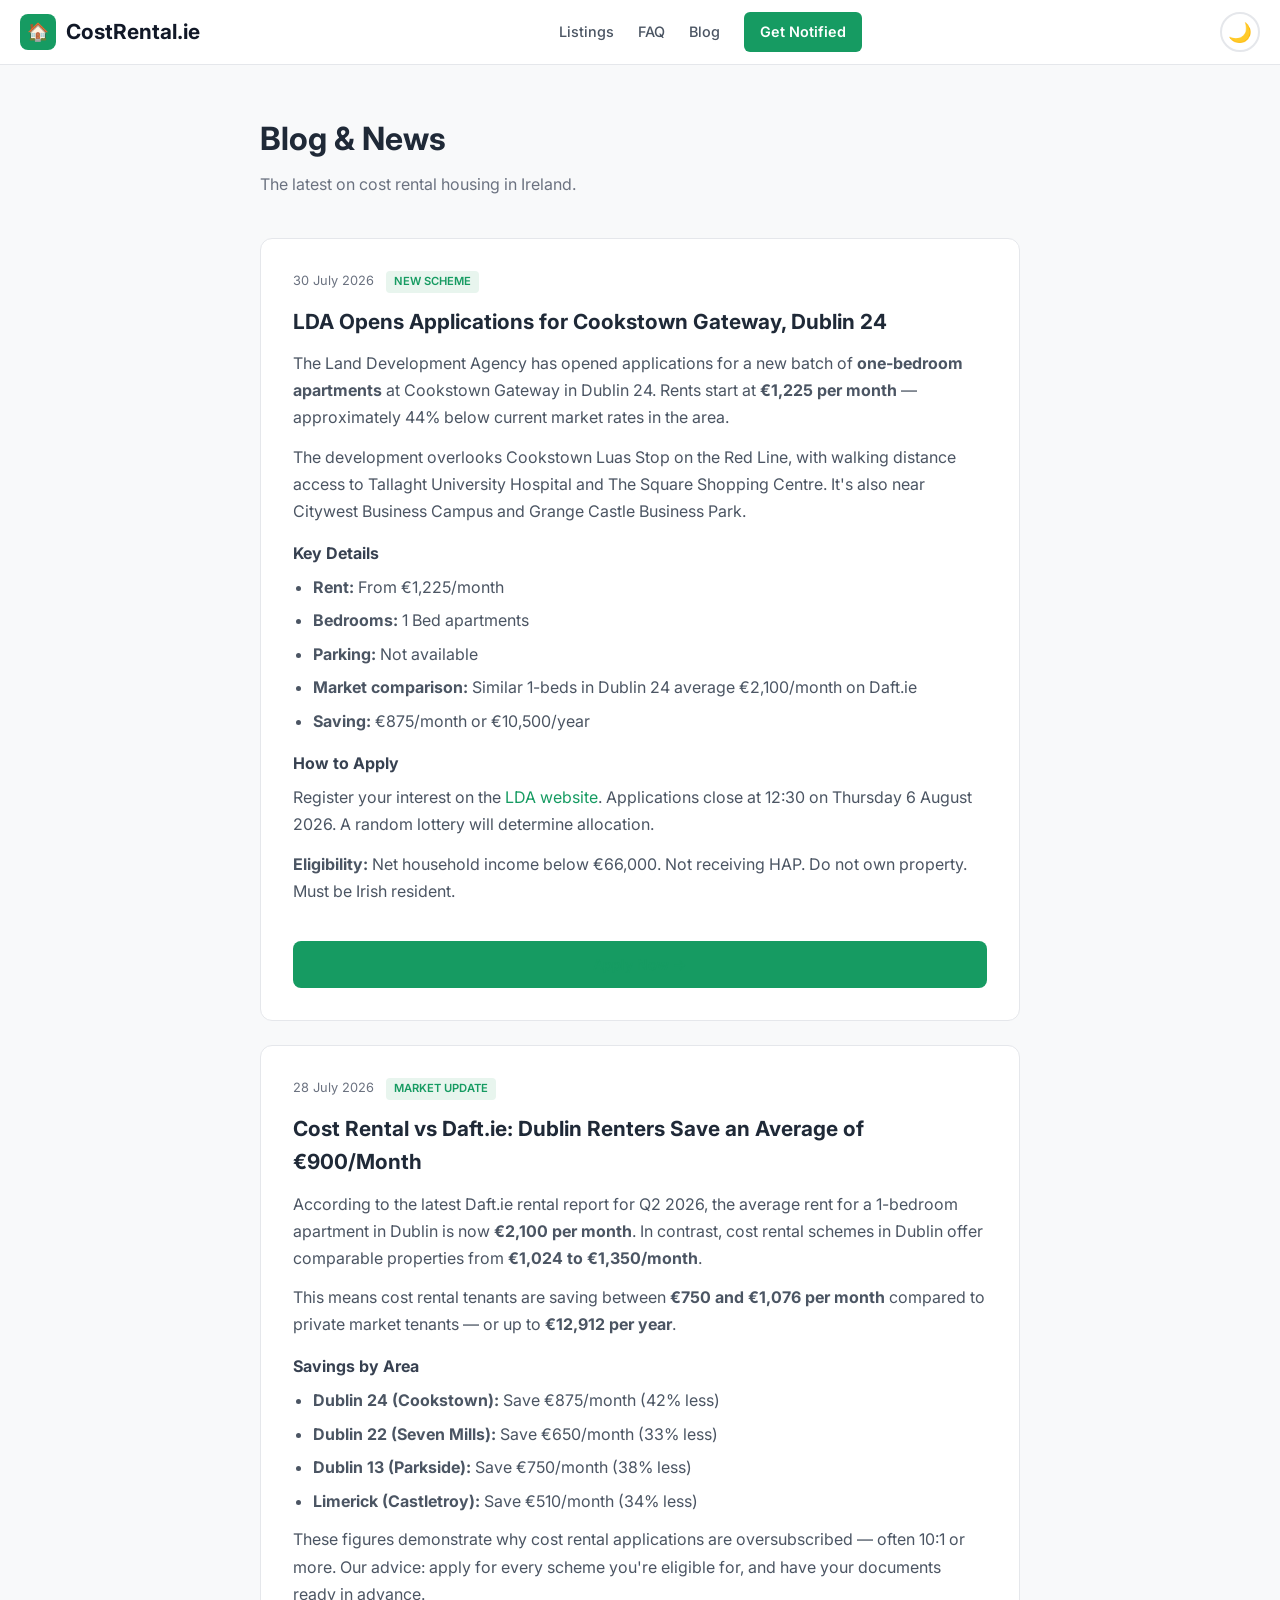
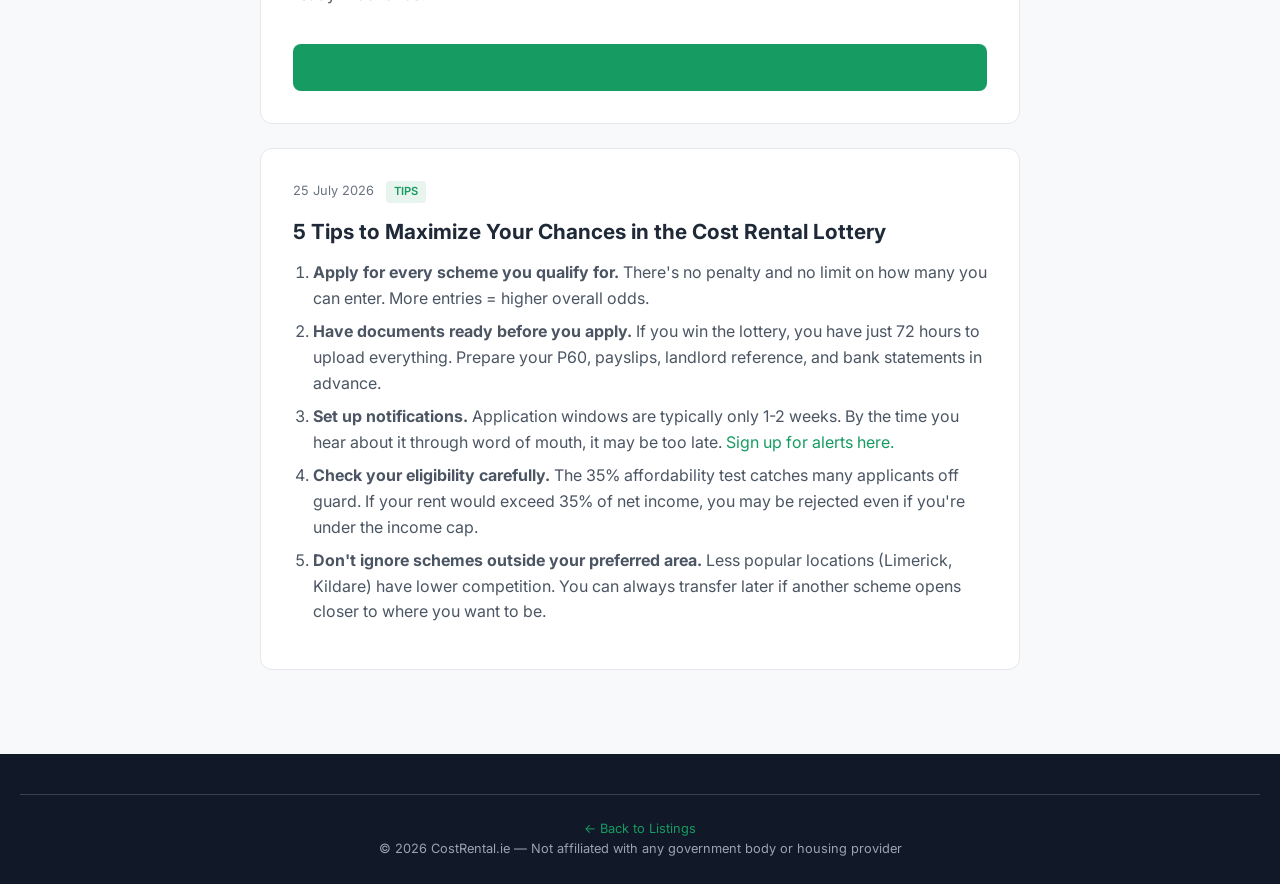
<file: pages/blog.html>
<!DOCTYPE html>
<html lang="en">
<head>
  <meta charset="UTF-8">
  <meta name="viewport" content="width=device-width, initial-scale=1.0">
  <script async src="https://pagead2.googlesyndication.com/pagead/js/adsbygoogle.js?client=ca-pub-9636330397610882" crossorigin="anonymous"></script>
  <title>Cost Rental Ireland Blog — News & Updates</title>
  <meta name="description" content="Latest news on cost rental housing in Ireland. New schemes, application tips, and market updates.">
  <link rel="preconnect" href="https://fonts.googleapis.com">
  <link href="https://fonts.googleapis.com/css2?family=Inter:wght@400;500;600;700;800&display=swap" rel="stylesheet">
  <link rel="stylesheet" href="../css/style.css">
  <!-- Google AdSense -->
  <script async src="https://pagead2.googlesyndication.com/pagead/js/adsbygoogle.js?client=ca-pub-9636330397610882" crossorigin="anonymous"></script>
  <meta name="theme-color" content="#169B62">
</head>
<body>
  <script>if (localStorage.getItem('theme') === 'dark') document.documentElement.setAttribute('data-theme', 'dark');</script>

  <header class="header">
    <div class="container">
      <a href="/" class="logo">
        <div class="logo-icon">🏠</div>
        CostRental.ie
      </a>
      <nav class="nav">
        <a href="/">Listings</a>
        <a href="/pages/faq.html">FAQ</a>
        <a href="/pages/blog.html" class="active">Blog</a>
        <a href="/#notify" class="nav-cta">Get Notified</a>
      </nav>
      <button class="dark-toggle" onclick="toggleDarkMode()" title="Toggle dark mode">🌙</button>
    </div>
  </header>

  <section class="section" style="padding-top: 48px;">
    <div class="container" style="max-width: 800px;">
      <h1 style="font-size: 2rem; margin-bottom: 8px;">Blog & News</h1>
      <p style="color: var(--gray-500); margin-bottom: 40px;">The latest on cost rental housing in Ireland.</p>

      <!-- Article 1 -->
      <article class="blog-article">
        <div class="blog-meta">
          <span class="blog-date">30 July 2026</span>
          <span class="blog-tag">New Scheme</span>
        </div>
        <h2>LDA Opens Applications for Cookstown Gateway, Dublin 24</h2>
        <p>The Land Development Agency has opened applications for a new batch of <strong>one-bedroom apartments</strong> at Cookstown Gateway in Dublin 24. Rents start at <strong>€1,225 per month</strong> — approximately 44% below current market rates in the area.</p>
        <p>The development overlooks Cookstown Luas Stop on the Red Line, with walking distance access to Tallaght University Hospital and The Square Shopping Centre. It's also near Citywest Business Campus and Grange Castle Business Park.</p>
        <h3>Key Details</h3>
        <ul>
          <li><strong>Rent:</strong> From €1,225/month</li>
          <li><strong>Bedrooms:</strong> 1 Bed apartments</li>
          <li><strong>Parking:</strong> Not available</li>
          <li><strong>Market comparison:</strong> Similar 1-beds in Dublin 24 average €2,100/month on Daft.ie</li>
          <li><strong>Saving:</strong> €875/month or €10,500/year</li>
        </ul>
        <h3>How to Apply</h3>
        <p>Register your interest on the <a href="https://lda.ie/affordable-homes/lda-cost-rental/cookstown-gateway-cookstown-dublin-24-5" target="_blank">LDA website</a>. Applications close at 12:30 on Thursday 6 August 2026. A random lottery will determine allocation.</p>
        <p><strong>Eligibility:</strong> Net household income below €66,000. Not receiving HAP. Do not own property. Must be Irish resident.</p>
        <div class="blog-cta">
          <a href="https://lda.ie/affordable-homes/lda-cost-rental/cookstown-gateway-cookstown-dublin-24-5" target="_blank" class="btn-primary">Apply Now →</a>
        </div>
      </article>

      <!-- Article 2 -->
      <article class="blog-article">
        <div class="blog-meta">
          <span class="blog-date">28 July 2026</span>
          <span class="blog-tag">Market Update</span>
        </div>
        <h2>Cost Rental vs Daft.ie: Dublin Renters Save an Average of €900/Month</h2>
        <p>According to the latest Daft.ie rental report for Q2 2026, the average rent for a 1-bedroom apartment in Dublin is now <strong>€2,100 per month</strong>. In contrast, cost rental schemes in Dublin offer comparable properties from <strong>€1,024 to €1,350/month</strong>.</p>
        <p>This means cost rental tenants are saving between <strong>€750 and €1,076 per month</strong> compared to private market tenants — or up to <strong>€12,912 per year</strong>.</p>
        <h3>Savings by Area</h3>
        <ul>
          <li><strong>Dublin 24 (Cookstown):</strong> Save €875/month (42% less)</li>
          <li><strong>Dublin 22 (Seven Mills):</strong> Save €650/month (33% less)</li>
          <li><strong>Dublin 13 (Parkside):</strong> Save €750/month (38% less)</li>
          <li><strong>Limerick (Castletroy):</strong> Save €510/month (34% less)</li>
        </ul>
        <p>These figures demonstrate why cost rental applications are oversubscribed — often 10:1 or more. Our advice: apply for every scheme you're eligible for, and have your documents ready in advance.</p>
        <div class="blog-cta">
          <a href="/" class="btn-primary">View All Listings →</a>
        </div>
      </article>

      <!-- Article 3 -->
      <article class="blog-article">
        <div class="blog-meta">
          <span class="blog-date">25 July 2026</span>
          <span class="blog-tag">Tips</span>
        </div>
        <h2>5 Tips to Maximize Your Chances in the Cost Rental Lottery</h2>
        <ol>
          <li><strong>Apply for every scheme you qualify for.</strong> There's no penalty and no limit on how many you can enter. More entries = higher overall odds.</li>
          <li><strong>Have documents ready before you apply.</strong> If you win the lottery, you have just 72 hours to upload everything. Prepare your P60, payslips, landlord reference, and bank statements in advance.</li>
          <li><strong>Set up notifications.</strong> Application windows are typically only 1-2 weeks. By the time you hear about it through word of mouth, it may be too late. <a href="/#notify">Sign up for alerts here.</a></li>
          <li><strong>Check your eligibility carefully.</strong> The 35% affordability test catches many applicants off guard. If your rent would exceed 35% of net income, you may be rejected even if you're under the income cap.</li>
          <li><strong>Don't ignore schemes outside your preferred area.</strong> Less popular locations (Limerick, Kildare) have lower competition. You can always transfer later if another scheme opens closer to where you want to be.</li>
        </ol>
      </article>
    </div>
  </section>

  <footer class="footer">
    <div class="container">
      <div class="footer-bottom">
        <p><a href="/">← Back to Listings</a></p>
        <p>© 2026 CostRental.ie — Not affiliated with any government body or housing provider</p>
      </div>
    </div>
  </footer>

  <script>
    function toggleDarkMode() {
      const html = document.documentElement;
      const next = html.getAttribute('data-theme') === 'dark' ? 'light' : 'dark';
      html.setAttribute('data-theme', next);
      localStorage.setItem('theme', next);
      document.querySelector('.dark-toggle').textContent = next === 'dark' ? '☀️' : '🌙';
    }
    if (localStorage.getItem('theme') === 'dark') document.querySelector('.dark-toggle').textContent = '☀️';
  </script>
</body>
</html>
</file>
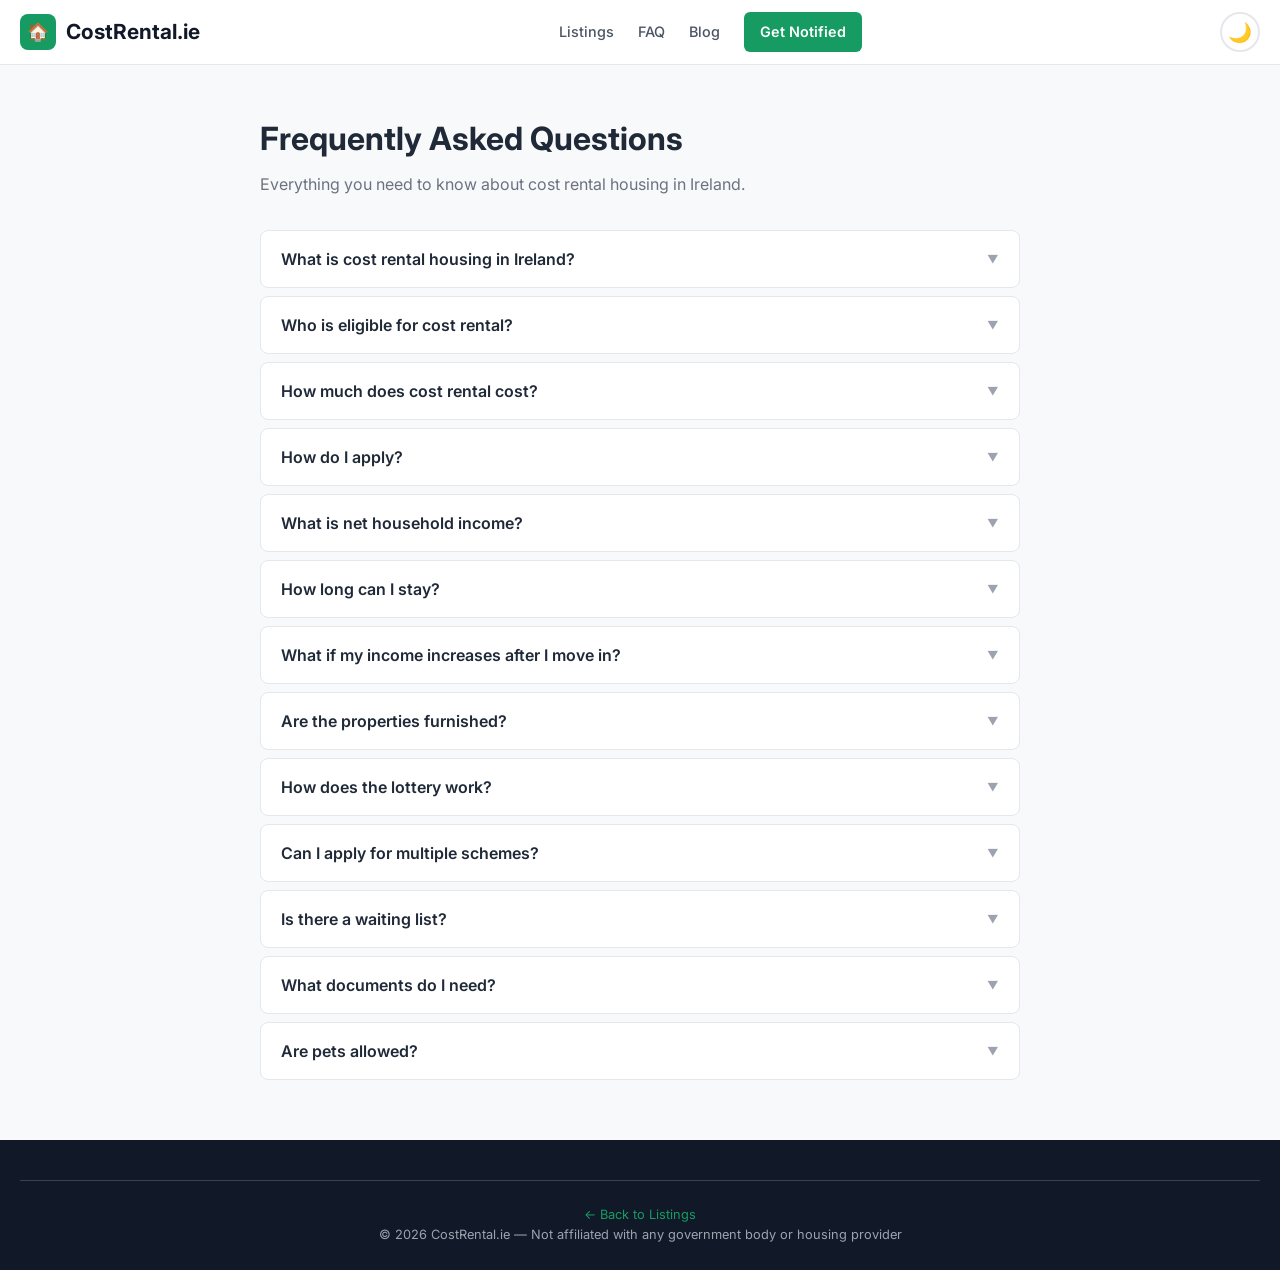
<file: pages/faq.html>
<!DOCTYPE html>
<html lang="en">
<head>
  <meta charset="UTF-8">
  <meta name="viewport" content="width=device-width, initial-scale=1.0">
  <script async src="https://pagead2.googlesyndication.com/pagead/js/adsbygoogle.js?client=ca-pub-9636330397610882" crossorigin="anonymous"></script>
  <title>Cost Rental Ireland FAQ — Frequently Asked Questions</title>
  <meta name="description" content="Common questions about cost rental housing in Ireland. Eligibility, income limits, application process, lottery system, and more.">
  <link rel="preconnect" href="https://fonts.googleapis.com">
  <link href="https://fonts.googleapis.com/css2?family=Inter:wght@400;500;600;700;800&display=swap" rel="stylesheet">
  <link rel="stylesheet" href="../css/style.css">
  <!-- Google AdSense -->
  <script async src="https://pagead2.googlesyndication.com/pagead/js/adsbygoogle.js?client=ca-pub-9636330397610882" crossorigin="anonymous"></script>
  <link rel="manifest" href="/manifest.json">
  <meta name="theme-color" content="#169B62">

  <!-- JSON-LD Structured Data for FAQ (Google Rich Snippets) -->
  <script type="application/ld+json">
  {
    "@context": "https://schema.org",
    "@type": "FAQPage",
    "mainEntity": [
      {
        "@type": "Question",
        "name": "What is cost rental housing in Ireland?",
        "acceptedAnswer": {
          "@type": "Answer",
          "text": "Cost rental is a new housing tenure created under the Affordable Housing Act 2021. Rent is based on the cost of building, managing, and maintaining the homes — not market rates. This means rents are typically 25-40% below private market rent. It offers long-term, secure tenancies on a not-for-profit basis."
        }
      },
      {
        "@type": "Question",
        "name": "Who is eligible for cost rental in Ireland?",
        "acceptedAnswer": {
          "@type": "Answer",
          "text": "To qualify you must: have net household income below €66,000 (Dublin) or €59,000 (elsewhere); not own a property; not receive social housing supports like HAP; be a permanent resident in Ireland; and be able to afford the rent (max 35% of net income). Your household size must match the property size."
        }
      },
      {
        "@type": "Question",
        "name": "How much does cost rental cost per month?",
        "acceptedAnswer": {
          "@type": "Answer",
          "text": "Cost rental prices vary by location and property type. In Dublin, expect €990-€1,500/month for 1-2 bed apartments. Outside Dublin, prices can be as low as €990/month. All rents must be at least 25% below comparable market rents in the area."
        }
      },
      {
        "@type": "Question",
        "name": "How do I apply for cost rental?",
        "acceptedAnswer": {
          "@type": "Answer",
          "text": "When a scheme is advertised, you register your interest online through the provider's website (LDA, Tuath, Respond, or Clúid). You enter your details and verify eligibility. If oversubscribed, a random lottery determines allocation. Successful applicants must provide documentation within 72 hours."
        }
      },
      {
        "@type": "Question",
        "name": "What is net household income and how is it calculated?",
        "acceptedAnswer": {
          "@type": "Answer",
          "text": "Net household income is the combined take-home pay of all household members aged 18+, after deducting income tax, USC, PRSI, and superannuation. It includes employment income, self-employment income, pensions, and social welfare payments. Child benefit, carer's allowance, and fuel allowance are excluded."
        }
      },
      {
        "@type": "Question",
        "name": "How long can I stay in a cost rental property?",
        "acceptedAnswer": {
          "@type": "Answer",
          "text": "After 6 months of continuous occupation, you have a tenancy of unlimited duration — meaning you can stay as long as you comply with your tenancy obligations and the property continues to meet your household needs. Cost rental is designed as a long-term housing solution."
        }
      },
      {
        "@type": "Question",
        "name": "What happens if my income increases after I move in?",
        "acceptedAnswer": {
          "@type": "Answer",
          "text": "Eligibility is assessed at point of entry only. If your income increases above the threshold after you've been allocated a property, you are still entitled to continue renting it. There is no ongoing income assessment."
        }
      },
      {
        "@type": "Question",
        "name": "Are cost rental properties furnished?",
        "acceptedAnswer": {
          "@type": "Answer",
          "text": "No, cost rental properties are unfurnished to keep rents low. However, they include white goods (fridge-freezer, dishwasher, oven and hob, microwave, washer-dryer), roller blinds, and laminate flooring throughout. You furnish according to your own taste."
        }
      },
      {
        "@type": "Question",
        "name": "How does the lottery system work?",
        "acceptedAnswer": {
          "@type": "Answer",
          "text": "When applications close, an independent external agency runs a random lottery of all eligible applicants. This creates a ranked list. Applicants are contacted from the top of the list. If you're selected, you have 72 hours to upload documentation. If you don't, the offer moves to the next person."
        }
      },
      {
        "@type": "Question",
        "name": "Can I apply for multiple cost rental schemes?",
        "acceptedAnswer": {
          "@type": "Answer",
          "text": "Yes, you can apply for multiple schemes simultaneously. However, if successful for more than one, you can only accept one offer. Only one application per household per unit type is permitted within the same scheme."
        }
      },
      {
        "@type": "Question",
        "name": "Is there a waiting list for cost rental?",
        "acceptedAnswer": {
          "@type": "Answer",
          "text": "No. Providers do not maintain waiting lists across schemes. You must apply fresh each time a new scheme is advertised. This is why monitoring sites like CostRental.ie are useful — so you never miss an application window."
        }
      },
      {
        "@type": "Question",
        "name": "What documents do I need to apply?",
        "acceptedAnswer": {
          "@type": "Answer",
          "text": "You typically need: proof of ID (passport or driving licence), proof of address (utility bill), proof of residency, proof of income (P60, payslips, or self-employment accounts), a landlord reference dated within 6 weeks, and 6 months of bank statements. Have these ready before applying."
        }
      },
      {
        "@type": "Question",
        "name": "Who provides cost rental housing in Ireland?",
        "acceptedAnswer": {
          "@type": "Answer",
          "text": "The main providers are: the Land Development Agency (LDA), Tuath Housing, Respond Housing, Clúid Housing, and various local authorities. The LDA is the state agency with the largest pipeline. All listings can be viewed on AffordableHomes.ie or aggregated on CostRental.ie."
        }
      },
      {
        "@type": "Question",
        "name": "Are pets allowed in cost rental properties?",
        "acceptedAnswer": {
          "@type": "Answer",
          "text": "Pet policies vary by scheme and provider. Some allow pets while others don't. The LDA does not permit restricted breeds of dogs in any of their cost rental schemes. Check the specific scheme page for pet policies."
        }
      }
    ]
  }
  </script>
</head>
<body>
  <script>if (localStorage.getItem('theme') === 'dark') document.documentElement.setAttribute('data-theme', 'dark');</script>

  <header class="header">
    <div class="container">
      <a href="/" class="logo">
        <div class="logo-icon">🏠</div>
        CostRental.ie
      </a>
      <nav class="nav">
        <a href="/">Listings</a>
        <a href="/pages/faq.html" class="active">FAQ</a>
        <a href="/pages/blog.html">Blog</a>
        <a href="/#notify" class="nav-cta">Get Notified</a>
      </nav>
      <button class="dark-toggle" onclick="toggleDarkMode()" title="Toggle dark mode">🌙</button>
    </div>
  </header>

  <section class="section" style="padding-top: 48px;">
    <div class="container" style="max-width: 800px;">
      <h1 style="font-size: 2rem; margin-bottom: 8px;">Frequently Asked Questions</h1>
      <p style="color: var(--gray-500); margin-bottom: 32px;">Everything you need to know about cost rental housing in Ireland.</p>

      <div class="faq-list" id="faq-list">
        <div class="faq-item">
          <button class="faq-question" onclick="this.parentElement.classList.toggle('open')">
            What is cost rental housing in Ireland?
            <span class="faq-arrow">▼</span>
          </button>
          <div class="faq-answer">
            <p>Cost rental is a new housing tenure created under the <strong>Affordable Housing Act 2021</strong>. Rent is based on the cost of building, managing, and maintaining the homes — not market rates. This means rents are typically <strong>25-40% below private market rent</strong>. It offers long-term, secure tenancies on a not-for-profit basis.</p>
          </div>
        </div>

        <div class="faq-item">
          <button class="faq-question" onclick="this.parentElement.classList.toggle('open')">
            Who is eligible for cost rental?
            <span class="faq-arrow">▼</span>
          </button>
          <div class="faq-answer">
            <ul>
              <li>Net household income below <strong>€66,000</strong> (Dublin) or <strong>€59,000</strong> (elsewhere)</li>
              <li>Do not own a property in Ireland or elsewhere</li>
              <li>Not receiving social housing supports (HAP, Rent Supplement)</li>
              <li>Permanent resident and tax domiciled in Ireland</li>
              <li>Household size matches property size</li>
              <li>Can afford rent (max 35% of net income)</li>
            </ul>
          </div>
        </div>

        <div class="faq-item">
          <button class="faq-question" onclick="this.parentElement.classList.toggle('open')">
            How much does cost rental cost?
            <span class="faq-arrow">▼</span>
          </button>
          <div class="faq-answer">
            <p>Prices vary by location and type:</p>
            <ul>
              <li><strong>Dublin 1-bed:</strong> €1,020 - €1,300/month</li>
              <li><strong>Dublin 2-bed:</strong> €1,300 - €1,600/month</li>
              <li><strong>Dublin 3-bed:</strong> €1,500 - €1,700/month</li>
              <li><strong>Limerick 1-bed:</strong> from €990/month</li>
              <li><strong>Kildare 1-bed:</strong> from €1,357/month</li>
            </ul>
            <p>All rents must be at least 25% below comparable market rates.</p>
          </div>
        </div>

        <div class="faq-item">
          <button class="faq-question" onclick="this.parentElement.classList.toggle('open')">
            How do I apply?
            <span class="faq-arrow">▼</span>
          </button>
          <div class="faq-answer">
            <ol>
              <li>Find an open scheme (check our <a href="/">listings page</a>)</li>
              <li>Register interest on the provider's website</li>
              <li>Enter your details and verify eligibility</li>
              <li>If oversubscribed, a random lottery determines allocation</li>
              <li>If selected, upload documents within 72 hours</li>
              <li>Complete verification and receive your offer</li>
            </ol>
          </div>
        </div>

        <div class="faq-item">
          <button class="faq-question" onclick="this.parentElement.classList.toggle('open')">
            What is net household income?
            <span class="faq-arrow">▼</span>
          </button>
          <div class="faq-answer">
            <p>Net income = gross income minus tax, USC, PRSI, and superannuation for all household members aged 18+.</p>
            <p><strong>Included:</strong> employment income, self-employment, pensions, social welfare payments, maintenance received.</p>
            <p><strong>Excluded:</strong> child benefit, carer's allowance, fuel allowance, foster care payments, scholarships.</p>
          </div>
        </div>

        <div class="faq-item">
          <button class="faq-question" onclick="this.parentElement.classList.toggle('open')">
            How long can I stay?
            <span class="faq-arrow">▼</span>
          </button>
          <div class="faq-answer">
            <p>After 6 months, you have a <strong>tenancy of unlimited duration</strong>. You can stay as long as you comply with your lease obligations. Cost rental is designed as a long-term home, not temporary accommodation.</p>
          </div>
        </div>

        <div class="faq-item">
          <button class="faq-question" onclick="this.parentElement.classList.toggle('open')">
            What if my income increases after I move in?
            <span class="faq-arrow">▼</span>
          </button>
          <div class="faq-answer">
            <p>Eligibility is assessed <strong>at point of entry only</strong>. If your income later exceeds the threshold, you can still stay. There is no ongoing income assessment.</p>
          </div>
        </div>

        <div class="faq-item">
          <button class="faq-question" onclick="this.parentElement.classList.toggle('open')">
            Are the properties furnished?
            <span class="faq-arrow">▼</span>
          </button>
          <div class="faq-answer">
            <p>No — but they include:</p>
            <ul>
              <li>White goods (fridge-freezer, dishwasher, oven, microwave, washer-dryer)</li>
              <li>Roller blinds (blackout in bedrooms)</li>
              <li>Laminate flooring throughout</li>
              <li>Tiled bathrooms</li>
            </ul>
            <p>You provide your own furniture.</p>
          </div>
        </div>

        <div class="faq-item">
          <button class="faq-question" onclick="this.parentElement.classList.toggle('open')">
            How does the lottery work?
            <span class="faq-arrow">▼</span>
          </button>
          <div class="faq-answer">
            <p>After applications close, an independent agency runs a <strong>random draw</strong> of all eligible applicants. A ranked list is created. You're contacted from the top. Selected applicants have <strong>72 hours</strong> to upload documents. If you miss the deadline, the offer goes to the next person.</p>
          </div>
        </div>

        <div class="faq-item">
          <button class="faq-question" onclick="this.parentElement.classList.toggle('open')">
            Can I apply for multiple schemes?
            <span class="faq-arrow">▼</span>
          </button>
          <div class="faq-answer">
            <p>Yes! Apply for as many as you like. If successful for more than one, you can only accept one offer. One application per household per unit type within the same scheme.</p>
          </div>
        </div>

        <div class="faq-item">
          <button class="faq-question" onclick="this.parentElement.classList.toggle('open')">
            Is there a waiting list?
            <span class="faq-arrow">▼</span>
          </button>
          <div class="faq-answer">
            <p><strong>No.</strong> Providers do not maintain waiting lists. You must apply fresh each time a new scheme opens. This is why you should <a href="/#notify">sign up for notifications</a> — so you never miss a window.</p>
          </div>
        </div>

        <div class="faq-item">
          <button class="faq-question" onclick="this.parentElement.classList.toggle('open')">
            What documents do I need?
            <span class="faq-arrow">▼</span>
          </button>
          <div class="faq-answer">
            <ul>
              <li>Proof of ID (passport or driving licence)</li>
              <li>Proof of address (utility bill, dated within 2 months)</li>
              <li>Proof of residency (P60, employer letter, tenancy agreement)</li>
              <li>Proof of income (3 months payslips + Employment Detail Summary)</li>
              <li>Landlord reference (dated within 6 weeks)</li>
              <li>6 months bank statements</li>
              <li>Cover letter explaining income calculation</li>
            </ul>
            <p><strong>Tip:</strong> Have these ready before you apply. You only get 72 hours after lottery selection.</p>
          </div>
        </div>

        <div class="faq-item">
          <button class="faq-question" onclick="this.parentElement.classList.toggle('open')">
            Are pets allowed?
            <span class="faq-arrow">▼</span>
          </button>
          <div class="faq-answer">
            <p>Varies by scheme. LDA does <strong>not</strong> permit restricted dog breeds. Check each scheme's specific rules.</p>
          </div>
        </div>
      </div>
    </div>
  </section>

  <footer class="footer">
    <div class="container">
      <div class="footer-bottom">
        <p><a href="/">← Back to Listings</a></p>
        <p>© 2026 CostRental.ie — Not affiliated with any government body or housing provider</p>
      </div>
    </div>
  </footer>

  <script>
    function toggleDarkMode() {
      const html = document.documentElement;
      const next = html.getAttribute('data-theme') === 'dark' ? 'light' : 'dark';
      html.setAttribute('data-theme', next);
      localStorage.setItem('theme', next);
      document.querySelector('.dark-toggle').textContent = next === 'dark' ? '☀️' : '🌙';
    }
    if (localStorage.getItem('theme') === 'dark') document.querySelector('.dark-toggle').textContent = '☀️';
  </script>
</body>
</html>
</file>
<file: css/style.css>
/* === RESET & VARIABLES === */
*, *::before, *::after { box-sizing: border-box; margin: 0; padding: 0; }

:root {
  --primary: #169B62;
  --primary-dark: #117a4e;
  --primary-light: #e8f5ee;
  --orange: #FF883E;
  --red: #E34234;
  --bg: #f8f9fa;
  --white: #ffffff;
  --gray-50: #f9fafb;
  --gray-100: #f3f4f6;
  --gray-200: #e5e7eb;
  --gray-300: #d1d5db;
  --gray-400: #9ca3af;
  --gray-500: #6b7280;
  --gray-600: #4b5563;
  --gray-700: #374151;
  --gray-800: #1f2937;
  --gray-900: #111827;
  --shadow-sm: 0 1px 2px rgba(0,0,0,0.05);
  --shadow: 0 4px 6px -1px rgba(0,0,0,0.1);
  --shadow-lg: 0 10px 25px -3px rgba(0,0,0,0.1);
  --radius: 12px;
  --radius-sm: 8px;
  --max-width: 1280px;
}

/* Dark Mode */
[data-theme="dark"] {
  --bg: #0f1419;
  --white: #1a2332;
  --gray-50: #1e2a3a;
  --gray-100: #243447;
  --gray-200: #2d3f54;
  --gray-300: #3d5068;
  --gray-400: #7a8fa6;
  --gray-500: #9bb0c7;
  --gray-600: #b8cde0;
  --gray-700: #d4e3f0;
  --gray-800: #e8f1f8;
  --gray-900: #f5f9fc;
  --primary-light: #0d3d2a;
  --shadow-sm: 0 1px 2px rgba(0,0,0,0.3);
  --shadow: 0 4px 6px -1px rgba(0,0,0,0.4);
  --shadow-lg: 0 10px 25px -3px rgba(0,0,0,0.5);
}

html { scroll-behavior: smooth; }
body {
  font-family: 'Inter', -apple-system, BlinkMacSystemFont, sans-serif;
  background: var(--bg);
  color: var(--gray-800);
  line-height: 1.6;
}
a { color: var(--primary); text-decoration: none; }
a:hover { color: var(--primary-dark); }
img { max-width: 100%; height: auto; display: block; }
button { cursor: pointer; font-family: inherit; }

/* === CONTAINER === */
.container { max-width: var(--max-width); margin: 0 auto; padding: 0 20px; }

/* === HEADER === */
.header {
  background: var(--white);
  border-bottom: 1px solid var(--gray-200);
  position: sticky;
  top: 0;
  z-index: 1000;
  padding: 12px 0;
}
.header .container {
  display: flex;
  align-items: center;
  justify-content: space-between;
}
.logo {
  display: flex;
  align-items: center;
  gap: 10px;
  font-size: 1.3rem;
  font-weight: 700;
  color: var(--gray-900);
}
.logo-icon {
  width: 36px;
  height: 36px;
  background: var(--primary);
  border-radius: 8px;
  display: flex;
  align-items: center;
  justify-content: center;
  color: white;
  font-size: 1.1rem;
}
.nav { display: flex; gap: 24px; align-items: center; }
.nav a {
  color: var(--gray-600);
  font-size: 0.9rem;
  font-weight: 500;
  transition: color 0.2s;
}
.nav a:hover { color: var(--primary); }
.nav-cta {
  background: var(--primary) !important;
  color: white !important;
  padding: 8px 16px;
  border-radius: 6px;
  font-weight: 600 !important;
}
.nav-cta:hover { background: var(--primary-dark) !important; }
.mobile-menu { display: none; background: none; border: none; font-size: 1.5rem; }

/* === HERO === */
.hero {
  background: linear-gradient(135deg, var(--primary) 0%, #0f7a4a 100%);
  color: white;
  padding: 80px 0 60px;
  text-align: center;
}
.hero h1 { font-size: 2.8rem; font-weight: 800; margin-bottom: 16px; }
.hero p { font-size: 1.2rem; opacity: 0.9; max-width: 600px; margin: 0 auto 32px; }
.hero-stats {
  display: flex;
  justify-content: center;
  gap: 40px;
  margin-top: 32px;
}
.hero-stat { text-align: center; }
.hero-stat-number { font-size: 2rem; font-weight: 700; }
.hero-stat-label { font-size: 0.85rem; opacity: 0.8; }

/* === FILTER BAR === */
.filter-bar {
  background: var(--white);
  border-bottom: 1px solid var(--gray-200);
  padding: 16px 0;
  position: sticky;
  top: 57px;
  z-index: 999;
  box-shadow: var(--shadow-sm);
}
.filter-bar .container {
  display: flex;
  gap: 12px;
  align-items: center;
  flex-wrap: wrap;
}
.filter-group { display: flex; align-items: center; gap: 8px; }
.filter-group label {
  font-size: 0.8rem;
  font-weight: 600;
  color: var(--gray-500);
  text-transform: uppercase;
  letter-spacing: 0.5px;
}
.filter-select {
  padding: 8px 32px 8px 12px;
  border: 1px solid var(--gray-300);
  border-radius: 6px;
  font-size: 0.9rem;
  color: var(--gray-700);
  background: white;
  appearance: none;
  background-image: url("data:image/svg+xml,%3Csvg xmlns='http://www.w3.org/2000/svg' width='12' height='12' viewBox='0 0 12 12'%3E%3Cpath fill='%236b7280' d='M6 8L1 3h10z'/%3E%3C/svg%3E");
  background-repeat: no-repeat;
  background-position: right 10px center;
  cursor: pointer;
}
.filter-select:focus { outline: none; border-color: var(--primary); }
.filter-count {
  margin-left: auto;
  font-size: 0.85rem;
  color: var(--gray-500);
}
.filter-count strong { color: var(--primary); }

/* === SECTION === */
.section { padding: 60px 0; }
.section-title {
  font-size: 1.8rem;
  font-weight: 700;
  margin-bottom: 8px;
  color: var(--gray-900);
}
.section-subtitle {
  color: var(--gray-500);
  margin-bottom: 32px;
  font-size: 1rem;
}

/* === LISTINGS GRID === */
.listings-grid {
  display: grid;
  grid-template-columns: repeat(auto-fill, minmax(340px, 1fr));
  gap: 24px;
}
.listing-card {
  background: var(--white);
  border-radius: var(--radius);
  overflow: hidden;
  box-shadow: var(--shadow-sm);
  transition: transform 0.2s, box-shadow 0.2s;
  border: 1px solid var(--gray-200);
  cursor: pointer;
  text-decoration: none;
  color: inherit;
  display: block;
}
.listing-card:hover {
  transform: translateY(-6px);
  box-shadow: 0 12px 40px rgba(0,0,0,0.15);
  border-color: var(--primary);
}
.listing-card:active {
  transform: translateY(-2px);
  box-shadow: 0 4px 12px rgba(0,0,0,0.1);
}
.listing-card.status-open {
  border: 2px solid var(--primary);
  box-shadow: 0 0 0 3px var(--primary-light);
  order: -2;
}

.listing-card.status-coming_soon {
  order: -1;
}

.listing-card.status-closed {
  order: 0;
}

.card-image.no-image {
  background: linear-gradient(135deg, #e8f5e9 0%, #c8e6c9 50%, #a5d6a7 100%);
  display: flex;
  align-items: center;
  justify-content: center;
  min-height: 180px;
}

.card-image.no-image::after {
  content: '🏠';
  font-size: 3rem;
  opacity: 0.5;
}
.card-image {
  position: relative;
  height: 200px;
  overflow: hidden;
}
.card-image img {
  width: 100%;
  height: 100%;
  object-fit: cover;
  transition: transform 0.3s;
}
.listing-card:hover .card-image img { transform: scale(1.08); }
.listing-card:hover .card-image::after {
  content: 'View Details →';
  position: absolute;
  bottom: 0;
  left: 0;
  right: 0;
  background: linear-gradient(transparent, rgba(0,0,0,0.7));
  color: white;
  padding: 20px 12px 10px;
  font-size: 0.8rem;
  font-weight: 600;
  text-align: center;
}
.card-image {
  position: relative;
  overflow: hidden;
}
.card-badge {
  position: absolute;
  top: 12px;
  left: 12px;
  padding: 4px 10px;
  border-radius: 20px;
  font-size: 0.75rem;
  font-weight: 600;
  text-transform: uppercase;
  letter-spacing: 0.5px;
}
.badge-open { background: var(--primary); color: white; }
.badge-coming_soon { background: var(--orange); color: white; }
.badge-closed { background: var(--gray-400); color: white; }
.card-body { padding: 16px 20px 20px; }
.card-provider {
  font-size: 0.75rem;
  color: var(--gray-500);
  text-transform: uppercase;
  letter-spacing: 0.5px;
  margin-bottom: 4px;
}
.card-name {
  font-size: 1.1rem;
  font-weight: 700;
  color: var(--gray-900);
  margin-bottom: 4px;
}
.card-location {
  font-size: 0.9rem;
  color: var(--gray-500);
  display: flex;
  align-items: center;
  gap: 4px;
  margin-bottom: 12px;
}
.card-details {
  display: flex;
  justify-content: space-between;
  align-items: center;
  padding-top: 12px;
  border-top: 1px solid var(--gray-100);
}
.card-rent {
  font-size: 1.2rem;
  font-weight: 700;
  color: var(--primary);
}
.card-rent span { font-size: 0.8rem; font-weight: 400; color: var(--gray-500); }
.card-beds {
  font-size: 0.85rem;
  color: var(--gray-600);
  background: var(--gray-100);
  padding: 4px 10px;
  border-radius: 20px;
}

/* === MAP SECTION === */
.map-section { background: var(--white); }
#map {
  height: 500px;
  border-radius: var(--radius);
  border: 1px solid var(--gray-200);
  z-index: 1;
}

/* === COMPARISON CHART === */
.comparison-section { background: var(--gray-50); }
.chart-grid {
  display: grid;
  grid-template-columns: repeat(auto-fit, minmax(250px, 1fr));
  gap: 24px;
  margin-top: 24px;
}
.chart-item {
  background: var(--white);
  padding: 24px;
  border-radius: var(--radius);
  box-shadow: var(--shadow-sm);
  border: 1px solid var(--gray-200);
}
.chart-item h4 {
  font-size: 0.9rem;
  color: var(--gray-600);
  margin-bottom: 16px;
}
.bar-container { display: flex; flex-direction: column; gap: 8px; }
.bar-row {
  display: flex;
  align-items: center;
  gap: 12px;
}
.bar-label {
  font-size: 0.75rem;
  color: var(--gray-500);
  width: 80px;
  flex-shrink: 0;
}
.bar-track {
  flex: 1;
  height: 28px;
  background: var(--gray-100);
  border-radius: 14px;
  overflow: hidden;
  position: relative;
}
.bar-fill {
  height: 100%;
  border-radius: 14px;
  display: flex;
  align-items: center;
  padding: 0 12px;
  font-size: 0.75rem;
  font-weight: 600;
  color: white;
  transition: width 1s ease;
}
.bar-fill.cost-rental { background: var(--primary); }
.bar-fill.market { background: var(--gray-400); }
.savings-badge {
  display: inline-block;
  background: var(--primary-light);
  color: var(--primary);
  padding: 4px 10px;
  border-radius: 20px;
  font-size: 0.8rem;
  font-weight: 600;
  margin-top: 12px;
}

/* === HOW IT WORKS === */
.how-it-works { background: var(--white); }
.steps-grid {
  display: grid;
  grid-template-columns: repeat(auto-fit, minmax(220px, 1fr));
  gap: 32px;
  margin-top: 32px;
}
.step {
  text-align: center;
  position: relative;
}
.step-icon {
  width: 64px;
  height: 64px;
  background: var(--primary-light);
  border-radius: 50%;
  display: flex;
  align-items: center;
  justify-content: center;
  margin: 0 auto 16px;
  font-size: 1.5rem;
}
.step-number {
  position: absolute;
  top: -4px;
  left: 50%;
  transform: translateX(16px);
  width: 24px;
  height: 24px;
  background: var(--primary);
  color: white;
  border-radius: 50%;
  font-size: 0.75rem;
  font-weight: 700;
  display: flex;
  align-items: center;
  justify-content: center;
}
.step h4 { font-size: 1rem; font-weight: 600; margin-bottom: 8px; color: var(--gray-800); }
.step p { font-size: 0.85rem; color: var(--gray-500); }

/* === ELIGIBILITY === */
.eligibility-section { background: var(--gray-50); }
.eligibility-grid {
  display: grid;
  grid-template-columns: 1fr 1fr;
  gap: 32px;
  margin-top: 24px;
}
.eligibility-card {
  background: var(--white);
  padding: 32px;
  border-radius: var(--radius);
  box-shadow: var(--shadow-sm);
  border: 1px solid var(--gray-200);
}
.eligibility-card h3 {
  font-size: 1.1rem;
  margin-bottom: 16px;
  color: var(--gray-800);
}
.eligibility-list { list-style: none; }
.eligibility-list li {
  padding: 10px 0;
  border-bottom: 1px solid var(--gray-100);
  font-size: 0.9rem;
  color: var(--gray-600);
  display: flex;
  align-items: flex-start;
  gap: 10px;
}
.eligibility-list li::before {
  content: '✓';
  color: var(--primary);
  font-weight: 700;
  flex-shrink: 0;
}
.income-highlight {
  background: var(--primary-light);
  padding: 20px;
  border-radius: var(--radius-sm);
  text-align: center;
}
.income-highlight .amount {
  font-size: 2rem;
  font-weight: 700;
  color: var(--primary);
}
.income-highlight .label {
  font-size: 0.85rem;
  color: var(--gray-500);
}

/* === PROVIDERS === */
.providers-section { background: var(--white); }
.providers-grid {
  display: grid;
  grid-template-columns: repeat(auto-fit, minmax(200px, 1fr));
  gap: 20px;
  margin-top: 24px;
}
.provider-card {
  background: var(--gray-50);
  padding: 24px;
  border-radius: var(--radius-sm);
  text-align: center;
  border: 1px solid var(--gray-200);
  transition: border-color 0.2s, box-shadow 0.2s;
  text-decoration: none;
  color: inherit;
  display: block;
}
.provider-card:hover {
  border-color: var(--primary);
  box-shadow: var(--shadow);
}
.provider-card .provider-icon {
  width: 48px;
  height: 48px;
  background: var(--primary-light);
  border-radius: 50%;
  display: flex;
  align-items: center;
  justify-content: center;
  margin: 0 auto 12px;
  font-size: 1.2rem;
  font-weight: 700;
  color: var(--primary);
}
.provider-card h4 { font-size: 0.9rem; font-weight: 600; color: var(--gray-800); margin-bottom: 4px; }
.provider-card p { font-size: 0.8rem; color: var(--gray-500); }

/* === NOTIFICATION SIGNUP === */
.notify-section {
  background: linear-gradient(135deg, var(--primary) 0%, #0f7a4a 100%);
  color: white;
  text-align: center;
}
.notify-section .section-title { color: white; }
.notify-section .section-subtitle { color: rgba(255,255,255,0.8); }
.notify-form {
  max-width: 500px;
  margin: 0 auto;
  display: flex;
  gap: 12px;
}
.notify-form input {
  flex: 1;
  padding: 14px 16px;
  border: none;
  border-radius: 8px;
  font-size: 1rem;
  outline: none;
}
.notify-form button {
  padding: 14px 24px;
  background: var(--gray-900);
  color: white;
  border: none;
  border-radius: 8px;
  font-weight: 600;
  font-size: 0.9rem;
  transition: background 0.2s;
}
.notify-form button:hover { background: var(--gray-700); }

/* === FOOTER === */
.footer {
  background: var(--gray-900);
  color: var(--gray-400);
  padding: 40px 0 24px;
}
.footer-grid {
  display: grid;
  grid-template-columns: 2fr 1fr 1fr;
  gap: 40px;
  margin-bottom: 32px;
}
.footer-brand h3 { color: white; margin-bottom: 8px; }
.footer-brand p { font-size: 0.85rem; line-height: 1.7; }
.footer-links h4 { color: white; font-size: 0.85rem; margin-bottom: 12px; text-transform: uppercase; letter-spacing: 0.5px; }
.footer-links a { display: block; color: var(--gray-400); font-size: 0.85rem; padding: 4px 0; }
.footer-links a:hover { color: white; }
.footer-bottom {
  border-top: 1px solid var(--gray-700);
  padding-top: 24px;
  font-size: 0.8rem;
  text-align: center;
}
.footer-disclaimer {
  margin-top: 12px;
  font-size: 0.75rem;
  color: var(--gray-500);
  max-width: 800px;
  margin-left: auto;
  margin-right: auto;
}

/* === LISTING DETAIL PAGE === */
.listing-hero {
  position: relative;
  height: 400px;
  overflow: hidden;
}
.listing-hero img {
  width: 100%;
  height: 100%;
  object-fit: cover;
}
.listing-hero-overlay {
  position: absolute;
  bottom: 0;
  left: 0;
  right: 0;
  padding: 40px;
  background: linear-gradient(transparent, rgba(0,0,0,0.7));
  color: white;
}
.listing-content { padding: 40px 0; }
.listing-grid {
  display: grid;
  grid-template-columns: 2fr 1fr;
  gap: 32px;
}
.listing-main h2 { font-size: 1.3rem; margin-bottom: 16px; color: var(--gray-800); }
.listing-main p { color: var(--gray-600); margin-bottom: 16px; line-height: 1.8; }
.listing-sidebar {
  position: sticky;
  top: 80px;
}
.sidebar-card {
  background: var(--white);
  border: 1px solid var(--gray-200);
  border-radius: var(--radius);
  padding: 24px;
  box-shadow: var(--shadow-sm);
  margin-bottom: 20px;
}
.sidebar-card h3 { font-size: 1rem; margin-bottom: 12px; }
.sidebar-rent {
  font-size: 2rem;
  font-weight: 700;
  color: var(--primary);
}
.sidebar-rent span { font-size: 0.9rem; color: var(--gray-500); font-weight: 400; }
.btn-primary {
  display: block;
  width: 100%;
  padding: 14px;
  background: var(--primary);
  color: white;
  border: none;
  border-radius: 8px;
  font-size: 1rem;
  font-weight: 600;
  text-align: center;
  margin-top: 16px;
  transition: background 0.2s;
}
.btn-primary:hover { background: var(--primary-dark); color: white; }
.amenity-tags { display: flex; flex-wrap: wrap; gap: 8px; margin-top: 12px; }
.amenity-tag {
  background: var(--gray-100);
  padding: 6px 12px;
  border-radius: 20px;
  font-size: 0.8rem;
  color: var(--gray-600);
}
.gallery-grid {
  display: grid;
  grid-template-columns: repeat(3, 1fr);
  gap: 8px;
  margin: 16px 0;
}
.gallery-grid img {
  width: 100%;
  height: 150px;
  object-fit: cover;
  border-radius: var(--radius-sm);
  cursor: pointer;
  transition: opacity 0.2s;
}
.gallery-grid img:hover { opacity: 0.8; }
#listing-map { height: 300px; border-radius: var(--radius-sm); margin-top: 16px; }

/* === RESPONSIVE === */
@media (max-width: 768px) {
  .hero h1 { font-size: 1.8rem; }
  .hero-stats { gap: 20px; }
  .nav { display: none; }
  .mobile-menu { display: block; }
  .filter-bar .container { flex-direction: column; align-items: stretch; }
  .filter-group { width: 100%; }
  .filter-select { width: 100%; }
  .filter-count { margin-left: 0; margin-top: 8px; }
  .listings-grid { grid-template-columns: 1fr; }
  .eligibility-grid { grid-template-columns: 1fr; }
  .steps-grid { grid-template-columns: 1fr 1fr; }
  .footer-grid { grid-template-columns: 1fr; }
  .listing-grid { grid-template-columns: 1fr; }
  .listing-hero { height: 250px; }
  .notify-form { flex-direction: column; }
  .chart-grid { grid-template-columns: 1fr; }
}
@media (max-width: 480px) {
  .hero { padding: 40px 0 30px; }
  .hero h1 { font-size: 1.5rem; }
  .section { padding: 40px 0; }
  .steps-grid { grid-template-columns: 1fr; }
}

/* === COUNTDOWN TIMER === */
.card-countdown {
  background: #ecfdf5;
  border: 1px solid #a7f3d0;
  color: #065f46;
  padding: 6px 12px;
  border-radius: 6px;
  font-size: 0.8rem;
  margin-bottom: 12px;
  text-align: center;
}

.card-countdown.soon {
  background: #fffbeb;
  border-color: #fde68a;
  color: #92400e;
}

.card-countdown.urgent {
  background: #fef2f2;
  border-color: #fecaca;
  color: #991b1b;
  animation: pulse-urgency 1.5s ease-in-out infinite;
}

.card-countdown.expired {
  background: #f3f4f6;
  border-color: #d1d5db;
  color: #6b7280;
}

@keyframes pulse-urgency {
  0%, 100% { transform: scale(1); }
  50% { transform: scale(1.02); }
}

/* === SAVE & SHARE BUTTONS === */
.listing-card {
  position: relative;
}

.card-link {
  display: block;
  text-decoration: none;
  color: inherit;
}

.card-actions {
  position: absolute;
  top: 12px;
  right: 12px;
  display: flex;
  gap: 6px;
  z-index: 10;
}

.btn-save, .btn-share {
  width: 36px;
  height: 36px;
  border-radius: 50%;
  border: none;
  background: rgba(255, 255, 255, 0.9);
  backdrop-filter: blur(4px);
  cursor: pointer;
  font-size: 1rem;
  display: flex;
  align-items: center;
  justify-content: center;
  box-shadow: 0 2px 8px rgba(0,0,0,0.15);
  transition: transform 0.2s, background 0.2s;
}

.btn-save:hover, .btn-share:hover {
  transform: scale(1.15);
  background: white;
}

.btn-save.saved {
  background: #fef2f2;
}

/* === SAVINGS BADGE === */
.card-savings {
  background: linear-gradient(135deg, #ecfdf5 0%, #d1fae5 100%);
  color: #065f46;
  padding: 4px 10px;
  border-radius: 4px;
  font-size: 0.75rem;
  font-weight: 600;
  margin-top: 8px;
  text-align: center;
}


/* === CALCULATOR === */
.calculator-section {
  background: linear-gradient(135deg, #f0fdf4 0%, #ecfdf5 100%);
}

.calculator-card {
  max-width: 700px;
  margin: 0 auto;
  background: white;
  border-radius: 16px;
  padding: 32px;
  box-shadow: 0 4px 24px rgba(0,0,0,0.08);
}

.calc-inputs {
  display: flex;
  gap: 16px;
  align-items: flex-end;
  flex-wrap: wrap;
}

.calc-field {
  flex: 1;
  min-width: 180px;
}

.calc-field label {
  display: block;
  font-size: 0.8rem;
  font-weight: 600;
  color: #6b7280;
  margin-bottom: 6px;
  text-transform: uppercase;
  letter-spacing: 0.3px;
}

.input-with-prefix {
  display: flex;
  align-items: center;
  border: 1px solid #d1d5db;
  border-radius: 8px;
  overflow: hidden;
}

.input-with-prefix span {
  padding: 10px 12px;
  background: #f9fafb;
  color: #6b7280;
  font-weight: 600;
  border-right: 1px solid #d1d5db;
}

.input-with-prefix input {
  border: none;
  padding: 10px 12px;
  font-size: 1rem;
  width: 100%;
  outline: none;
  font-family: inherit;
}

.calc-field select {
  width: 100%;
  padding: 10px 12px;
  border: 1px solid #d1d5db;
  border-radius: 8px;
  font-size: 0.95rem;
  font-family: inherit;
  background: white;
}

.calc-btn {
  padding: 10px 24px;
  background: var(--primary);
  color: white;
  border: none;
  border-radius: 8px;
  font-size: 0.95rem;
  font-weight: 600;
  cursor: pointer;
  transition: background 0.2s;
  white-space: nowrap;
}

.calc-btn:hover {
  background: #0d7a4a;
}

.calc-results {
  margin-top: 28px;
  padding-top: 24px;
  border-top: 1px solid #e5e7eb;
}

.calc-result-grid {
  display: grid;
  grid-template-columns: repeat(auto-fit, minmax(180px, 1fr));
  gap: 20px;
  margin-bottom: 20px;
}

.calc-result-item {
  text-align: center;
  padding: 16px;
  background: #f9fafb;
  border-radius: 10px;
}

.calc-label {
  font-size: 0.75rem;
  color: #6b7280;
  text-transform: uppercase;
  letter-spacing: 0.3px;
  margin-bottom: 6px;
}

.calc-value {
  font-size: 1.5rem;
  font-weight: 800;
  color: var(--primary);
}

.calc-note {
  font-size: 0.75rem;
  color: #9ca3af;
  margin-top: 4px;
}

.calc-matching h4 {
  font-size: 0.9rem;
  margin-bottom: 10px;
  color: #374151;
}

.calc-match {
  padding: 8px 12px;
  background: #ecfdf5;
  border-radius: 6px;
  margin-bottom: 6px;
  font-size: 0.85rem;
}

@media (max-width: 768px) {
  .calc-inputs {
    flex-direction: column;
  }
  .calc-field {
    min-width: 100%;
  }
}


/* === TAB TOGGLE === */
.tab-toggle {
  display: flex;
  gap: 8px;
  justify-content: center;
  margin: 24px 0 20px;
}

.tab-btn {
  padding: 12px 28px;
  border: 2px solid rgba(255,255,255,0.3);
  border-radius: 30px;
  background: rgba(255,255,255,0.1);
  color: white;
  font-size: 1rem;
  font-weight: 600;
  cursor: pointer;
  transition: all 0.2s;
  backdrop-filter: blur(4px);
}

.tab-btn:hover {
  background: rgba(255,255,255,0.2);
  border-color: rgba(255,255,255,0.5);
}

.tab-btn.active {
  background: white;
  color: var(--primary);
  border-color: white;
  box-shadow: 0 4px 12px rgba(0,0,0,0.15);
}

/* === STUDENT CARDS === */
.card-type-badge {
  position: absolute;
  top: 12px;
  left: 12px;
  background: rgba(0,0,0,0.7);
  color: white;
  padding: 4px 10px;
  border-radius: 4px;
  font-size: 0.7rem;
  font-weight: 600;
  text-transform: uppercase;
  letter-spacing: 0.5px;
}

.card-annual {
  font-size: 0.75rem;
  color: #6b7280;
  margin-top: 4px;
}

.student-amenities {
  display: flex;
  gap: 6px;
  flex-wrap: wrap;
  margin-top: 10px;
}

.student-amenity {
  background: #f3f4f6;
  padding: 3px 8px;
  border-radius: 4px;
  font-size: 0.7rem;
  color: #4b5563;
}

.card-notes {
  font-size: 0.75rem;
  color: #065f46;
  background: #ecfdf5;
  padding: 6px 10px;
  border-radius: 6px;
  margin-top: 10px;
}

.student-card.status-open {
  border: 2px solid var(--primary);
  box-shadow: 0 4px 12px rgba(22, 163, 74, 0.12);
}

/* Mobile tab adjustments */
@media (max-width: 768px) {
  .tab-toggle {
    flex-direction: column;
    align-items: center;
  }
  .tab-btn {
    width: 100%;
    max-width: 280px;
  }
}


/* === SAVED SECTION === */
.saved-section {
  background: #fefce8;
  border-top: 2px solid #fde68a;
}

.empty-saved {
  text-align: center;
  color: #6b7280;
  padding: 40px 20px;
  font-size: 1rem;
  grid-column: 1 / -1;
}


/* === DARK MODE TOGGLE === */
.dark-toggle {
  background: none;
  border: 2px solid var(--gray-200);
  border-radius: 50%;
  width: 40px;
  height: 40px;
  font-size: 1.2rem;
  cursor: pointer;
  display: flex;
  align-items: center;
  justify-content: center;
  transition: all 0.2s;
}
.dark-toggle:hover { border-color: var(--primary); }
[data-theme="dark"] .dark-toggle { border-color: var(--gray-400); }
[data-theme="dark"] .header { background: #0a2e1c; }
[data-theme="dark"] .hero { background: linear-gradient(135deg, #0a2e1c 0%, #051a10 100%); }
[data-theme="dark"] .listing-card { background: var(--white); border-color: var(--gray-200); }
[data-theme="dark"] .filter-bar { background: var(--white); border-color: var(--gray-200); }
[data-theme="dark"] .filter-select { background: var(--gray-50); color: var(--gray-800); border-color: var(--gray-300); }
[data-theme="dark"] .card-body { color: var(--gray-800); }
[data-theme="dark"] .section { background: var(--bg); }
[data-theme="dark"] .footer { background: var(--white); border-color: var(--gray-200); }
[data-theme="dark"] .notify-section { background: linear-gradient(135deg, #0d3d2a 0%, #051a10 100%); }
[data-theme="dark"] .calculator-card { background: var(--white); }
[data-theme="dark"] .saved-section { background: #1a2332; border-color: var(--gray-300); }


/* === FAQ ACCORDION === */
.faq-list { display: flex; flex-direction: column; gap: 8px; }
.faq-item { background: var(--white); border: 1px solid var(--gray-200); border-radius: var(--radius-sm); overflow: hidden; }
.faq-question {
  width: 100%; padding: 18px 20px; border: none; background: none;
  font-size: 1rem; font-weight: 600; text-align: left; cursor: pointer;
  display: flex; justify-content: space-between; align-items: center;
  color: var(--gray-800); font-family: inherit;
}
.faq-question:hover { background: var(--gray-50); }
.faq-arrow { font-size: 0.7rem; transition: transform 0.2s; color: var(--gray-400); }
.faq-item.open .faq-arrow { transform: rotate(180deg); }
.faq-answer { display: none; padding: 0 20px 18px; color: var(--gray-600); font-size: 0.9rem; line-height: 1.7; }
.faq-item.open .faq-answer { display: block; }
.faq-answer ul, .faq-answer ol { padding-left: 20px; margin: 8px 0; }
.faq-answer li { margin-bottom: 6px; }
.faq-answer a { color: var(--primary); }


/* === BLOG === */
.blog-article { background: var(--white); border: 1px solid var(--gray-200); border-radius: var(--radius); padding: 32px; margin-bottom: 24px; }
.blog-meta { display: flex; gap: 12px; margin-bottom: 12px; }
.blog-date { font-size: 0.8rem; color: var(--gray-500); }
.blog-tag { font-size: 0.7rem; background: var(--primary-light); color: var(--primary); padding: 2px 8px; border-radius: 4px; font-weight: 600; text-transform: uppercase; }
.blog-article h2 { font-size: 1.3rem; margin-bottom: 12px; color: var(--gray-800); }
.blog-article h3 { font-size: 1rem; margin: 16px 0 8px; color: var(--gray-700); }
.blog-article p { color: var(--gray-600); margin-bottom: 12px; line-height: 1.7; }
.blog-article ul, .blog-article ol { padding-left: 20px; margin-bottom: 12px; color: var(--gray-600); }
.blog-article li { margin-bottom: 8px; line-height: 1.6; }
.blog-article a { color: var(--primary); }
.blog-cta { margin-top: 20px; }
.btn-primary { display: inline-block; padding: 12px 24px; background: var(--primary); color: white; text-decoration: none; border-radius: var(--radius-sm); font-weight: 600; font-size: 0.9rem; }
.btn-primary:hover { background: var(--primary-dark); }

/* === HAP TABLE === */
.hap-table { width: 100%; border-collapse: collapse; font-size: 0.85rem; }
.hap-table th { background: var(--primary); color: white; padding: 10px 12px; text-align: left; }
.hap-table td { padding: 10px 12px; border-bottom: 1px solid var(--gray-200); }
.hap-table tr:nth-child(even) { background: var(--gray-50); }
.hap-table tr:hover { background: var(--primary-light); }


/* === AREA COMPARISON === */
.area-comparison-grid { display: grid; grid-template-columns: repeat(auto-fill, minmax(300px, 1fr)); gap: 16px; }
.area-card { background: var(--white); border: 1px solid var(--gray-200); border-radius: var(--radius-sm); padding: 20px; }
.area-card h4 { font-size: 0.95rem; margin-bottom: 12px; color: var(--gray-800); }
.area-prices { display: flex; gap: 12px; margin-bottom: 12px; }
.area-price { flex: 1; padding: 10px; border-radius: 6px; text-align: center; }
.area-price span { display: block; font-size: 0.7rem; text-transform: uppercase; letter-spacing: 0.5px; margin-bottom: 4px; }
.area-price strong { font-size: 1.1rem; }
.area-price.market { background: #fef2f2; color: #991b1b; }
.area-price.costrental { background: #ecfdf5; color: #065f46; }
.area-saving { background: #f0fdf4; border: 1px solid #a7f3d0; border-radius: 6px; padding: 8px 12px; font-size: 0.8rem; color: #065f46; text-align: center; }


/* === PROPERTY TYPE === */
.card-type { font-size: 0.75rem; color: var(--gray-500); text-transform: capitalize; }


/* === DOCUMENT CHECKLIST === */
.checklist-card { max-width: 600px; margin: 0 auto; background: var(--white); border: 1px solid var(--gray-200); border-radius: var(--radius); padding: 24px; }
.checklist-progress { display: flex; align-items: center; gap: 12px; margin-bottom: 20px; }
.checklist-bar { flex: 1; height: 8px; background: var(--gray-200); border-radius: 4px; overflow: hidden; }
.checklist-bar-fill { height: 100%; background: var(--primary); border-radius: 4px; transition: width 0.3s; }
#checklist-count { font-size: 0.85rem; font-weight: 600; color: var(--gray-600); white-space: nowrap; }
.checklist-item { display: flex; align-items: center; gap: 12px; padding: 12px 16px; border: 1px solid var(--gray-200); border-radius: var(--radius-sm); margin-bottom: 8px; cursor: pointer; transition: all 0.2s; }
.checklist-item:hover { border-color: var(--primary); background: var(--primary-light); }
.checklist-item.done { background: #ecfdf5; border-color: #a7f3d0; }
.checklist-item.done span { text-decoration: line-through; color: var(--gray-400); }
.checklist-item input { width: 18px; height: 18px; accent-color: var(--primary); }
.checklist-item span { font-size: 0.9rem; color: var(--gray-700); }

/* === CALENDAR BUTTON === */
.btn-calendar { width: 36px; height: 36px; border-radius: 50%; border: none; background: rgba(255,255,255,0.9); backdrop-filter: blur(4px); cursor: pointer; font-size: 1rem; display: flex; align-items: center; justify-content: center; box-shadow: 0 2px 8px rgba(0,0,0,0.15); transition: transform 0.2s; }
.btn-calendar:hover { transform: scale(1.15); background: white; }


/* === TRUST BAR === */
.trust-bar { background: var(--primary-light); padding: 10px 0; border-bottom: 1px solid var(--gray-200); }
.trust-bar .container { display: flex; justify-content: center; gap: 24px; flex-wrap: wrap; }
.trust-badge { font-size: 0.8rem; font-weight: 600; color: var(--primary-dark); }
[data-theme="dark"] .trust-bar { background: #0d3d2a; border-color: var(--gray-300); }
[data-theme="dark"] .trust-badge { color: #a7f3d0; }

/* === BER BADGE === */
.ber-badge { display: inline-block; padding: 2px 6px; border-radius: 3px; font-size: 0.65rem; font-weight: 700; color: white; background: #16a34a; margin-left: 6px; vertical-align: middle; }
.ber-badge.a1 { background: #15803d; }
.ber-badge.a2 { background: #16a34a; }
.ber-badge.a3 { background: #65a30d; }
.ber-badge.b { background: #ca8a04; }

/* === TESTIMONIALS === */
.testimonial-grid { display: grid; grid-template-columns: repeat(auto-fit, minmax(280px, 1fr)); gap: 20px; }
.testimonial-card { background: var(--white); border: 1px solid var(--gray-200); border-radius: var(--radius); padding: 24px; position: relative; }
.testimonial-quote { font-size: 0.95rem; color: var(--gray-700); line-height: 1.7; font-style: italic; margin-bottom: 12px; }
.testimonial-author { font-size: 0.8rem; font-weight: 600; color: var(--primary); }

/* === BACK TO TOP === */
.back-to-top { position: fixed; bottom: 24px; right: 24px; width: 44px; height: 44px; border-radius: 50%; background: var(--primary); color: white; border: none; font-size: 1.2rem; cursor: pointer; box-shadow: var(--shadow-lg); display: none; z-index: 999; transition: opacity 0.3s; }
.back-to-top.visible { display: flex; align-items: center; justify-content: center; }
.back-to-top:hover { background: var(--primary-dark); }

/* === COOKIE BANNER === */
.cookie-banner { position: fixed; bottom: 0; left: 0; right: 0; background: var(--gray-900); color: white; padding: 16px 24px; display: flex; align-items: center; justify-content: center; gap: 16px; z-index: 9999; flex-wrap: wrap; }
.cookie-text { font-size: 0.85rem; }
.cookie-text a { color: var(--primary); text-decoration: underline; }
.cookie-banner button { padding: 8px 16px; border: none; border-radius: 6px; font-size: 0.8rem; font-weight: 600; cursor: pointer; background: var(--primary); color: white; }

/* === NEWSLETTER POPUP === */
.newsletter-popup { position: fixed; inset: 0; background: rgba(0,0,0,0.5); display: flex; align-items: center; justify-content: center; z-index: 10000; }
.popup-content { background: var(--white); border-radius: var(--radius); padding: 32px; max-width: 400px; width: 90%; position: relative; text-align: center; }
.popup-close { position: absolute; top: 12px; right: 12px; background: none; border: none; font-size: 1.2rem; cursor: pointer; color: var(--gray-500); }
.popup-content h3 { font-size: 1.3rem; margin-bottom: 8px; }
.popup-content p { color: var(--gray-600); font-size: 0.9rem; margin-bottom: 16px; }
.popup-form { display: flex; gap: 8px; }
.popup-form input { flex: 1; padding: 10px 14px; border: 1px solid var(--gray-300); border-radius: 6px; font-size: 0.9rem; }
.popup-form button { padding: 10px 18px; background: var(--primary); color: white; border: none; border-radius: 6px; font-weight: 600; cursor: pointer; }

/* === LOADING SKELETON === */
.skeleton { background: linear-gradient(90deg, var(--gray-200) 25%, var(--gray-100) 50%, var(--gray-200) 75%); background-size: 200% 100%; animation: shimmer 1.5s infinite; border-radius: var(--radius-sm); }
@keyframes shimmer { 0% { background-position: 200% 0; } 100% { background-position: -200% 0; } }
.skeleton-card { height: 320px; }


/* === BREADCRUMB === */
.listing-breadcrumb { padding: 12px 0; background: var(--gray-50); border-bottom: 1px solid var(--gray-200); font-size: 0.8rem; color: var(--gray-500); }
.listing-breadcrumb a { color: var(--primary); text-decoration: none; }
.listing-breadcrumb a:hover { text-decoration: underline; }


/* === AD ZONE === */
.ad-zone { max-width: var(--max-width); margin: 16px auto; padding: 0 20px; min-height: 90px; }

/* --- Search box + map price pins (added) --- */
.filter-search { flex: 1 1 220px; min-width: 200px; }
#filter-search::placeholder { color: var(--gray-400, #9ca3af); }
.custom-marker.price-pin { background: transparent !important; border: none !important; }
</file>
